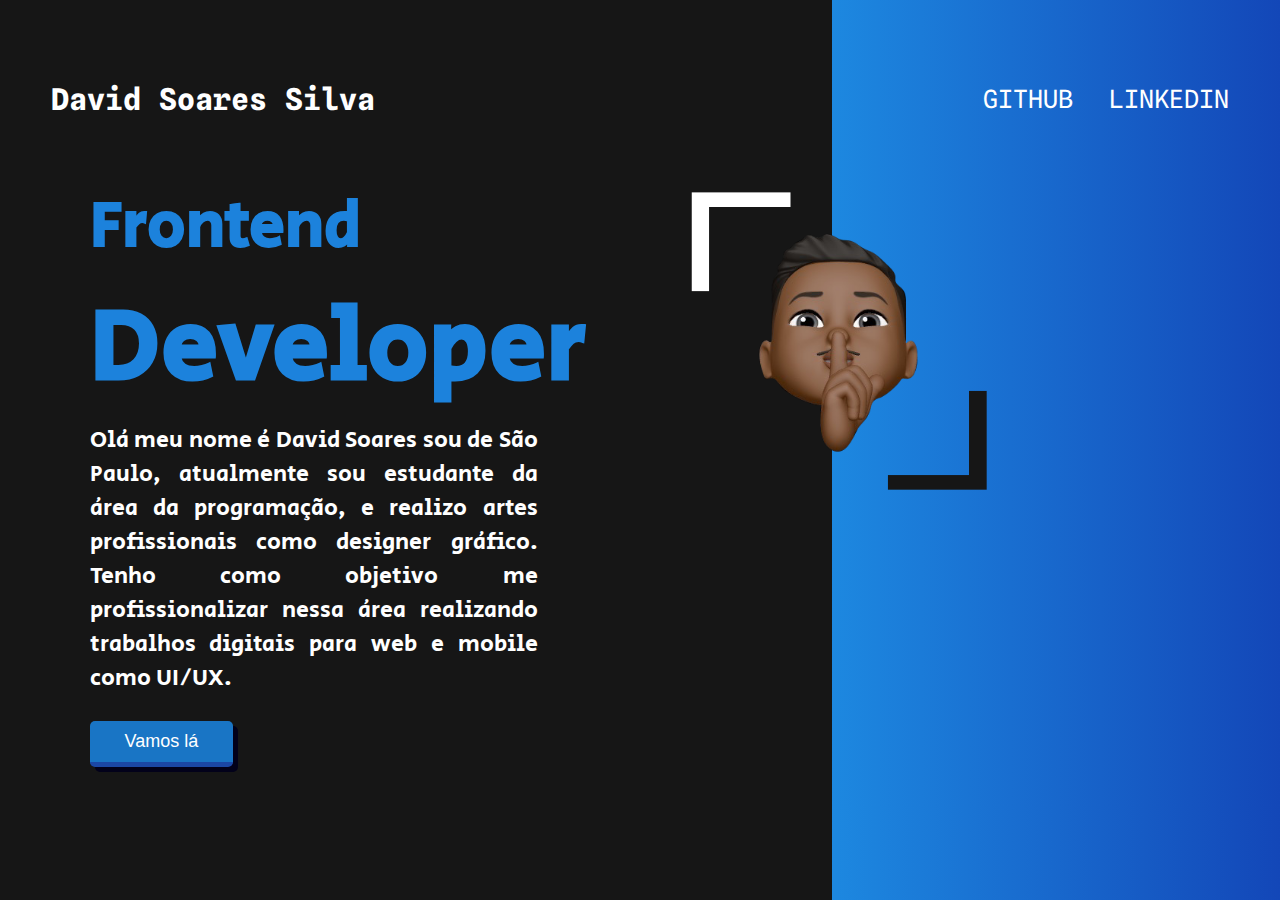
<file: index.html>
<!DOCTYPE html>
<html lang="pt-BR">
<head>
    <meta charset="UTF-8">
    <meta http-equiv="X-UA-Compatible" content="IE=edge">
    <meta name="viewport" content="width=device-width, initial-scale=1.0">
    <title>Portifolio - David Soares Silva</title>
    <link rel="stylesheet" href="style.css">
    <style>
        @import url('https://fonts.googleapis.com/css2?family=Hammersmith+One&family=Inter:wght@700&family=Raleway:wght@300&family=Roboto+Mono:wght@400;500&family=Secular+One&family=Spline+Sans+Mono:wght@600&display=swap');
    </style>
</head>
<body>
    <header>
        
        <div class="nav">
            <h1>David Soares Silva</h1>
            <ul>
                <a href="https://github.com/daviDsoareSS" target="_blank"><li>GITHUB</li></a>
                <a href="https://www.linkedin.com/in/david-soares-silva-014891229/" target="_blank"><li>LINKEDIN</li></a>
            </ul>
        </div>
        <img src="img/logo.png" alt="" id="emoji">
        <div class="main" >
            <div class="title">
                <h2 id="frontText">Frontend</h2>
                <h2>Developer</h2>
            </div>
            <p class="apresentation">Olá meu nome é David Soares sou de São Paulo, atualmente sou estudante da área da programação, e realizo artes profissionais como designer gráfico. Tenho como objetivo me profissionalizar nessa área realizando trabalhos digitais para web e mobile como UI/UX.</p>
        <a href="aboutMe.html" target="_self"><button id="nextPage" > Vamos lá</button></a>
    </div>
</header>

    <script src="JS.js"></script>
</body>
</html>
</file>
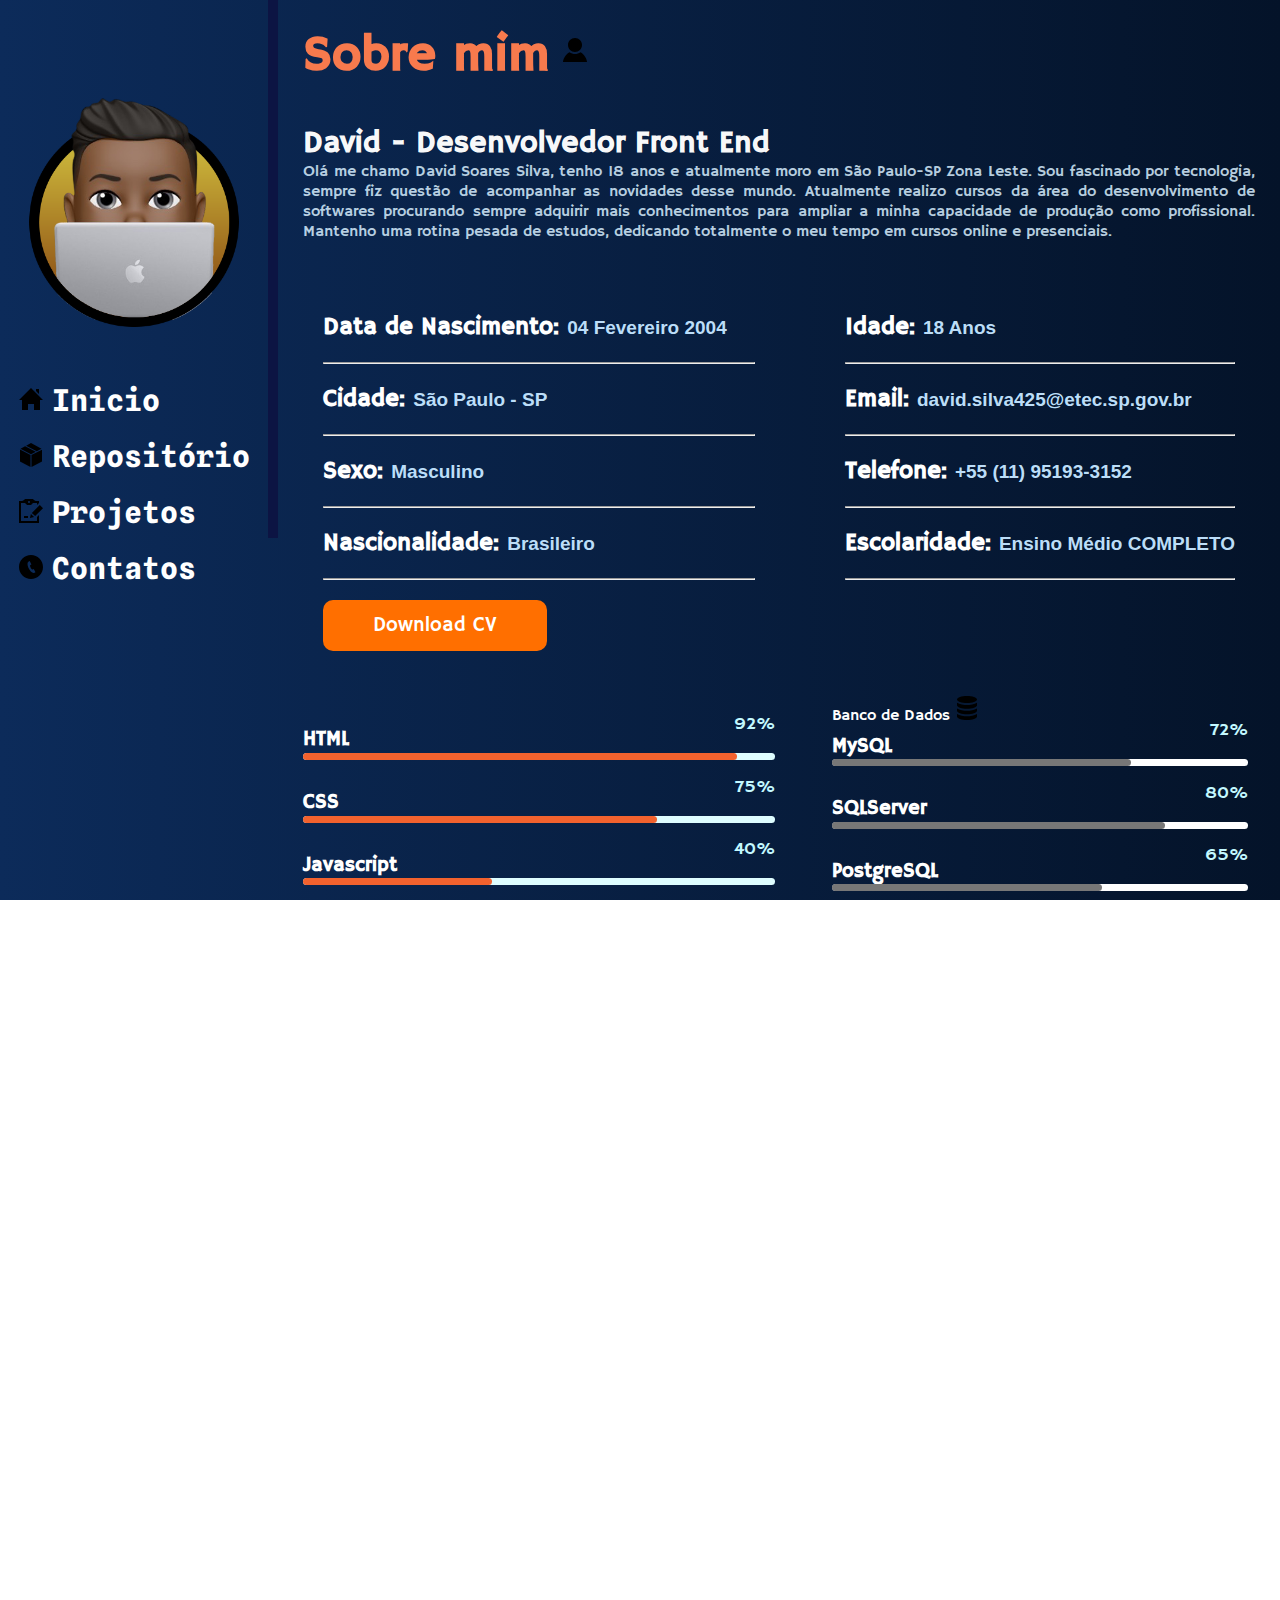
<file: aboutMe.html>
<!DOCTYPE html>
<html lang="en">
<head>
    <meta charset="UTF-8">
    <meta http-equiv="X-UA-Compatible" content="IE=edge">
    <meta name="viewport" content="width=device-width, initial-scale=1.0">
    <title>Sobre Mim - David Soares Silva</title>
    <link rel="stylesheet" href="styleAboutMe.css">
    <link rel="stylesheet" href="https://cdnjs.cloudflare.com/ajax/libs/font-awesome/4.7.0/css/font-awesome.min.css" />
    <style>
        @import url('https://fonts.googleapis.com/css2?family=Hammersmith+One&family=Inter:wght@700&family=Raleway:wght@300&family=Roboto+Mono:wght@400;500&family=Secular+One&family=Spline+Sans+Mono:wght@600&display=swap');
    </style>
</head>

<body>
    <div class="container">
    <nav>
            <h1>Sobre mim  <svg xmlns="http://www.w3.org/2000/svg" width="24" height="24" viewBox="0 0 24 24"><path d="M19 7.001c0 3.865-3.134 7-7 7s-7-3.135-7-7c0-3.867 3.134-7.001 7-7.001s7 3.134 7 7.001zm-1.598 7.18c-1.506 1.137-3.374 1.82-5.402 1.82-2.03 0-3.899-.685-5.407-1.822-4.072 1.793-6.593 7.376-6.593 9.821h24c0-2.423-2.6-8.006-6.598-9.819z"/></svg> </h1>   
            <h2>David - Desenvolvedor Front End</Em></h2>
            <p>Olá me chamo David Soares Silva, tenho 18 anos e atualmente moro em São Paulo-SP Zona Leste. Sou fascinado por tecnologia, sempre fiz questão de acompanhar as novidades desse mundo. Atualmente realizo cursos da área do desenvolvimento de softwares procurando sempre adquirir mais conhecimentos para ampliar a minha capacidade de produção como profissional. Mantenho uma rotina pesada de estudos, dedicando totalmente o meu tempo em cursos online e presenciais.</p>
        </nav>
    
        <div class="grid1">
            <div class="text">
            <h2>Data de Nascimento: <label>04 Fevereiro 2004</label></h2>
            <hr>
            <h2>Cidade: <label>São Paulo - SP</label></h2>
            <hr>
            <h2>Sexo: <label>Masculino</label></h2>
            <hr>
            <h2>Nascionalidade: <label>Brasileiro</label></h2>
            <hr>
            <a href="CV/Curriculo- David Soares Silva.pdf" target="_blank"><button id="btnCV">Download CV</button></a>
        </div>
        </div>
        <div class="grid2">
            <div class="text">
                <h2>Idade: <label>18 Anos</label></h2>
                <hr>
                <h2>Email: <label>david.silva425@etec.sp.gov.br</label></h2>
                <hr>
                <h2>Telefone: <label>+55 (11) 95193-3152</label></h2>
                <hr>
                <h2>Escolaridade: <label>Ensino Médio COMPLETO</label></h2>
                <hr>
            </div>
        </div>
        <div class="grid3">
            
            <div class="skill-item">
                <h5>HTML</h5>
                <div class="progress">
                    <div class="progress-in" style="width: 92%;"></div>
                    <div class="skill-percent">92%</div>   
                </div>
                <h5>CSS</h5>
                <div class="progress">
                    <div class="progress-in" style="width: 75%;"></div>
                    <div class="skill-percent">75%</div>   
                </div>
                <h5>Javascript</h5>
                <div class="progress">
                    <div class="progress-in" style="width: 40%;"></div>
                    <div class="skill-percent">40%</div>   
                </div>
                <h5>PHP</h5>
                <div class="progress">
                    <div class="progress-in" style="width: 45%;"></div>
                    <div class="skill-percent">45%</div>   
                </div>
    
            </div>
          
        </div>
    
   
        <div class="sidebar">
            <div class="sidebarContainer">
            <img src="img/computer.png" alt="EmojiComputer"><a href="index.html"><h3> 
                <svg xmlns="http://www.w3.org/2000/svg" width="24" height="24" viewBox="0 0 24 24"><path d="M21 13v10h-6v-6h-6v6h-6v-10h-3l12-12 12 12h-3zm-1-5.907v-5.093h-3v2.093l3 3z"/></svg>Inicio</h3></a>
            <a href="https://github.com/daviDsoareSS" target="_blank"><h3>
                <svg width="24" height="24" xmlns="http://www.w3.org/2000/svg" fill-rule="evenodd" clip-rule="evenodd"><path d="M11.499 12.03v11.971l-10.5-5.603v-11.835l10.5 5.467zm11.501 6.368l-10.501 5.602v-11.968l10.501-5.404v11.77zm-16.889-15.186l10.609 5.524-4.719 2.428-10.473-5.453 4.583-2.499zm16.362 2.563l-4.664 2.4-10.641-5.54 4.831-2.635 10.474 5.775z"/></svg>Repositório</h3></a>
    
            <a href="#projects"><h3>
                <svg xmlns="http://www.w3.org/2000/svg" width="24" height="24" viewBox="0 0 24 24"><path d="M9 19h-4v-2h4v2zm2.946-4.036l3.107 3.105-4.112.931 1.005-4.036zm12.054-5.839l-7.898 7.996-3.202-3.202 7.898-7.995 3.202 3.201zm-6 8.92v3.955h-16v-18h4l2.102 2h3.898l2-2h4v1.911l2-2.024v-1.887h-3c-1.229 0-2.18-1.084-3-2h-8c-.82.916-1.771 2-3 2h-3v22h20v-7.98l-2 2.025zm-8-16.045c.552 0 1 .448 1 1s-.448 1-1 1-1-.448-1-1 .448-1 1-1z"/></svg>Projetos</h3></a>

            <a href="#contatos"><h3>
                <svg xmlns="http://www.w3.org/2000/svg" width="24" height="24" viewBox="0 0 24 24"><path d="M12 0c-6.627 0-12 5.373-12 12s5.373 12 12 12 12-5.373 12-12-5.373-12-12-12zm3.445 17.827c-3.684 1.684-9.401-9.43-5.8-11.308l1.053-.519 1.746 3.409-1.042.513c-1.095.587 1.185 5.04 2.305 4.497l1.032-.505 1.76 3.397-1.054.516z"/></svg>Contatos</h3></a>
        </div>
        </div>
        <div class="content1">Banco de Dados
            <svg xmlns="http://www.w3.org/2000/svg" width="24" height="24" viewBox="0 0 24 24"><path d="M22 18.055v2.458c0 1.925-4.655 3.487-10 3.487-5.344 0-10-1.562-10-3.487v-2.458c2.418 1.738 7.005 2.256 10 2.256 3.006 0 7.588-.523 10-2.256zm-10-3.409c-3.006 0-7.588-.523-10-2.256v2.434c0 1.926 4.656 3.487 10 3.487 5.345 0 10-1.562 10-3.487v-2.434c-2.418 1.738-7.005 2.256-10 2.256zm0-14.646c-5.344 0-10 1.562-10 3.488s4.656 3.487 10 3.487c5.345 0 10-1.562 10-3.487 0-1.926-4.655-3.488-10-3.488zm0 8.975c-3.006 0-7.588-.523-10-2.256v2.44c0 1.926 4.656 3.487 10 3.487 5.345 0 10-1.562 10-3.487v-2.44c-2.418 1.738-7.005 2.256-10 2.256z"/></svg>
            <div class="skill-item">
                <h5>MySQL</h5>
                <div class="progress">
                    <div class="progress-in" style="width: 72%;"></div>
                    <div class="skill-percent">72%</div>   
            </div>
        </div>
                <div class="skill-item">
                    <h5>SQLServer</h5>
                    <div class="progress">
                        <div class="progress-in" style="width: 80%;"></div>
                        <div class="skill-percent">80%</div>   
            </div>    
            </div>
            <div class="skill-item">
                <h5>PostgreSQL</h5>
                <div class="progress">
                    <div class="progress-in" style="width: 65%;"></div>
                    <div class="skill-percent">65%</div>   
            </div>    
        </div>
        </div>
        
        <div class="content2">Ferramentas e Softwares de desenvolvimento gráfico
            <svg xmlns="http://www.w3.org/2000/svg" width="24" height="24" viewBox="0 0 24 24"><path d="M4.342 12.166l-4.342-4.343 1.358-1.358s1.092.735 1.982-.156c.969-.969.68-2.413 2.828-4.03 1.276-.961 2.769-1.279 4.187-1.279 2.793 0 5.3 1.234 5.3 1.234-4.531.453-6.236 2.25-4.363 4.123l1.096 1.095-3.535 3.535-1.072-1.071c-.564-.564-1.417-1.197-2.048-.567-.699.698-.033 1.458-.033 1.458l-1.358 1.359zm8.753-4.007l-3.535 3.535 10.173 10.574c.488.488 1.128.732 1.767.732 1.39 0 2.5-1.128 2.5-2.5 0-.663-.264-1.299-.732-1.768l-10.173-10.573zm-3.441 6.518l-4.634 4.484c-.229.229-.503.407-.79.558l-.58.302-1.025 2.146.833.833 2.101-1.07.301-.58c.151-.286.347-.545.574-.774l4.607-4.457-1.387-1.442zm6.148-6.589l3.914-3.867c.169-.17.443-.168.611 0 .169.17.169.442.001.611l-3.926 3.879.872.907 3.943-3.896c.168-.169.441-.168.611.001.168.168.169.441 0 .609l-3.956 3.909 1.018 1.058 4.236-4.187c.583-.582.874-1.346.874-2.11 0-.768-.293-1.537-.88-2.125-.585-.585-1.35-.877-2.114-.877-.766 0-1.53.293-2.114.877l-4.154 4.105 1.064 1.106z"/></svg>
            <div class="skill-item">
                <h5>Adobe Photoshop</h5>
                <div class="progress">
                    <div class="progress-in" style="width: 82%;" id="ps"></div>
                    <div class="skill-percent">82%</div>   
            </div>
        </div>
                <div class="skill-item">
                    <h5>Adobe XD</h5>
                    <div class="progress">
                        <div class="progress-in" style="width: 85%;" id="xd"></div>
                        <div class="skill-percent">85%</div>   
            </div>    
            </div>
            <div class="skill-item">
                <h5>Gimp</h5>
                <div class="progress">
                    <div class="progress-in" style="width: 70%;"></div>
                    <div class="skill-percent">70%</div>   
            </div>    
        </div>
        <div class="skill-item">
            <h5>Figma</h5>
            <div class="progress">
                <div class="progress-in" style="width: 79%;" id="figma"></div>
                <div class="skill-percent">79%</div>   
        </div>    
    </div>
  
            
        </div>
        <div class="content3">
            <div class="study">
            <h1>Formação 
                
                <svg xmlns="http://www.w3.org/2000/svg" width="24" height="24" viewBox="0 0 24 24"><path d="M20 12.875v5.068c0 2.754-5.789 4.057-9 4.057-3.052 0-9-1.392-9-4.057v-6.294l9 4.863 9-3.637zm-8.083-10.875l-12.917 5.75 12 6.5 11-4.417v7.167h2v-8.25l-12.083-6.75zm13.083 20h-4c.578-1 1-2.5 1-4h2c0 1.516.391 2.859 1 4z"/></svg>
                <hr>
            </h1>
            <h2>Completo</h2>
                <ul>
                    <li>Ensino Médio COMPLETO</li>
                </ul>
            <h2>Em andamento</h2>
                <ul>
                    <li>Curso: Desenvolvimento de Sistemas  - ETEC Zona Leste</li>
                    <li>Curso: Design para Web – Produção e criação  - SENAC Jabaquara</li>
                    <li>Curso: Competech - Lógica de Programação  - USP Leste</li>
            </ul>
        </div>
        
        
    </div>

        <div class="content4">
            <h1 id="projects">
                Projetos<svg xmlns="http://www.w3.org/2000/svg" width="24" height="24" viewBox="0 0 24 24"><path d="M9 19h-4v-2h4v2zm2.946-4.036l3.107 3.105-4.112.931 1.005-4.036zm12.054-5.839l-7.898 7.996-3.202-3.202 7.898-7.995 3.202 3.201zm-6 8.92v3.955h-16v-18h4l2.102 2h3.898l2-2h4v1.911l2-2.024v-1.887h-3c-1.229 0-2.18-1.084-3-2h-8c-.82.916-1.771 2-3 2h-3v22h20v-7.98l-2 2.025zm-8-16.045c.552 0 1 .448 1 1s-.448 1-1 1-1-.448-1-1 .448-1 1-1z"/></svg></h1>
                <hr><hr id="line">
                <div class="projectsContainer">
                    <div class="project1">
                        <div id="lineVertical"></div>
                        <a href="https://davidsoaress.github.io/Instagram-login-page/" target="_blank">
                        <h2>Clone Instagram HTML CSS <svg xmlns="http://www.w3.org/2000/svg" width="24" height="24" viewBox="0 0 24 24"><path d="M6.188 8.719c.439-.439.926-.801 1.444-1.087 2.887-1.591 6.589-.745 8.445 2.069l-2.246 2.245c-.644-1.469-2.243-2.305-3.834-1.949-.599.134-1.168.433-1.633.898l-4.304 4.306c-1.307 1.307-1.307 3.433 0 4.74 1.307 1.307 3.433 1.307 4.74 0l1.327-1.327c1.207.479 2.501.67 3.779.575l-2.929 2.929c-2.511 2.511-6.582 2.511-9.093 0s-2.511-6.582 0-9.093l4.304-4.306zm6.836-6.836l-2.929 2.929c1.277-.096 2.572.096 3.779.574l1.326-1.326c1.307-1.307 3.433-1.307 4.74 0 1.307 1.307 1.307 3.433 0 4.74l-4.305 4.305c-1.311 1.311-3.44 1.3-4.74 0-.303-.303-.564-.68-.727-1.051l-2.246 2.245c.236.358.481.667.796.982.812.812 1.846 1.417 3.036 1.704 1.542.371 3.194.166 4.613-.617.518-.286 1.005-.648 1.444-1.087l4.304-4.305c2.512-2.511 2.512-6.582.001-9.093-2.511-2.51-6.581-2.51-9.092 0z"/></svg></h2></a>
                        <p>Clone do Instagram desenvolvido em HTML e CSS, trazendo o mesmo layout da página de login oficial da rede social.</p>
                    </div>  
                    <div class="project2">
                        <div id="lineVertical"></div>
                        <h2>Cadastro em PHP e MySQL <svg xmlns="http://www.w3.org/2000/svg" width="24" height="24" viewBox="0 0 24 24"><path d="M6.188 8.719c.439-.439.926-.801 1.444-1.087 2.887-1.591 6.589-.745 8.445 2.069l-2.246 2.245c-.644-1.469-2.243-2.305-3.834-1.949-.599.134-1.168.433-1.633.898l-4.304 4.306c-1.307 1.307-1.307 3.433 0 4.74 1.307 1.307 3.433 1.307 4.74 0l1.327-1.327c1.207.479 2.501.67 3.779.575l-2.929 2.929c-2.511 2.511-6.582 2.511-9.093 0s-2.511-6.582 0-9.093l4.304-4.306zm6.836-6.836l-2.929 2.929c1.277-.096 2.572.096 3.779.574l1.326-1.326c1.307-1.307 3.433-1.307 4.74 0 1.307 1.307 1.307 3.433 0 4.74l-4.305 4.305c-1.311 1.311-3.44 1.3-4.74 0-.303-.303-.564-.68-.727-1.051l-2.246 2.245c.236.358.481.667.796.982.812.812 1.846 1.417 3.036 1.704 1.542.371 3.194.166 4.613-.617.518-.286 1.005-.648 1.444-1.087l4.304-4.305c2.512-2.511 2.512-6.582.001-9.093-2.511-2.51-6.581-2.51-9.092 0z"/></svg></h2>
                        <p>Página de cadastro e login desenvolvido em PHP e MySQL, se tratando de uma loja virtual de tênis desenvolvida em HTML, CSS e Javascript.</p>
                    </div>
                    <div class="project3">
                        <div id="lineVertical"></div>
                        <a href="https://davidsoaress.github.io/jogoDaVelha.JS/" target="_blank">
                        <h2>Jogo da Velha em JS <svg xmlns="http://www.w3.org/2000/svg" width="24" height="24" viewBox="0 0 24 24"><path d="M6.188 8.719c.439-.439.926-.801 1.444-1.087 2.887-1.591 6.589-.745 8.445 2.069l-2.246 2.245c-.644-1.469-2.243-2.305-3.834-1.949-.599.134-1.168.433-1.633.898l-4.304 4.306c-1.307 1.307-1.307 3.433 0 4.74 1.307 1.307 3.433 1.307 4.74 0l1.327-1.327c1.207.479 2.501.67 3.779.575l-2.929 2.929c-2.511 2.511-6.582 2.511-9.093 0s-2.511-6.582 0-9.093l4.304-4.306zm6.836-6.836l-2.929 2.929c1.277-.096 2.572.096 3.779.574l1.326-1.326c1.307-1.307 3.433-1.307 4.74 0 1.307 1.307 1.307 3.433 0 4.74l-4.305 4.305c-1.311 1.311-3.44 1.3-4.74 0-.303-.303-.564-.68-.727-1.051l-2.246 2.245c.236.358.481.667.796.982.812.812 1.846 1.417 3.036 1.704 1.542.371 3.194.166 4.613-.617.518-.286 1.005-.648 1.444-1.087l4.304-4.305c2.512-2.511 2.512-6.582.001-9.093-2.511-2.51-6.581-2.51-9.092 0z"/></svg></h2></a>
                        <p>Jogo desenvolvido em Javascript, trazendo o tão conhecido jogo de papel para web, com design minimalista mantendo o objetivo do conteúdo.</p>
                    </div>
                </div>
                
        </div>
    </div>
<footer>
    <div id="contatos" class="footer-content">
        <p>Landing Page desenvolvida por David Soares Silva</p>
        <ul class="socials">
            <li><a href="https://www.instagram.com/david.soaress_/" target="_blank"><svg xmlns="http://www.w3.org/2000/svg" width="16" height="16" fill="currentColor" class="bi bi-instagram" viewBox="0 0 16 16">
                <path d="M8 0C5.829 0 5.556.01 4.703.048 3.85.088 3.269.222 2.76.42a3.917 3.917 0 0 0-1.417.923A3.927 3.927 0 0 0 .42 2.76C.222 3.268.087 3.85.048 4.7.01 5.555 0 5.827 0 8.001c0 2.172.01 2.444.048 3.297.04.852.174 1.433.372 1.942.205.526.478.972.923 1.417.444.445.89.719 1.416.923.51.198 1.09.333 1.942.372C5.555 15.99 5.827 16 8 16s2.444-.01 3.298-.048c.851-.04 1.434-.174 1.943-.372a3.916 3.916 0 0 0 1.416-.923c.445-.445.718-.891.923-1.417.197-.509.332-1.09.372-1.942C15.99 10.445 16 10.173 16 8s-.01-2.445-.048-3.299c-.04-.851-.175-1.433-.372-1.941a3.926 3.926 0 0 0-.923-1.417A3.911 3.911 0 0 0 13.24.42c-.51-.198-1.092-.333-1.943-.372C10.443.01 10.172 0 7.998 0h.003zm-.717 1.442h.718c2.136 0 2.389.007 3.232.046.78.035 1.204.166 1.486.275.373.145.64.319.92.599.28.28.453.546.598.92.11.281.24.705.275 1.485.039.843.047 1.096.047 3.231s-.008 2.389-.047 3.232c-.035.78-.166 1.203-.275 1.485a2.47 2.47 0 0 1-.599.919c-.28.28-.546.453-.92.598-.28.11-.704.24-1.485.276-.843.038-1.096.047-3.232.047s-2.39-.009-3.233-.047c-.78-.036-1.203-.166-1.485-.276a2.478 2.478 0 0 1-.92-.598 2.48 2.48 0 0 1-.6-.92c-.109-.281-.24-.705-.275-1.485-.038-.843-.046-1.096-.046-3.233 0-2.136.008-2.388.046-3.231.036-.78.166-1.204.276-1.486.145-.373.319-.64.599-.92.28-.28.546-.453.92-.598.282-.11.705-.24 1.485-.276.738-.034 1.024-.044 2.515-.045v.002zm4.988 1.328a.96.96 0 1 0 0 1.92.96.96 0 0 0 0-1.92zm-4.27 1.122a4.109 4.109 0 1 0 0 8.217 4.109 4.109 0 0 0 0-8.217zm0 1.441a2.667 2.667 0 1 1 0 5.334 2.667 2.667 0 0 1 0-5.334z"/>
              </svg></a></li>
            <li><a href="https://github.com/daviDsoareSS" target="_blank"><svg xmlns="http://www.w3.org/2000/svg" width="16" height="16" fill="currentColor" class="bi bi-github" viewBox="0 0 16 16">
                <path d="M8 0C3.58 0 0 3.58 0 8c0 3.54 2.29 6.53 5.47 7.59.4.07.55-.17.55-.38 0-.19-.01-.82-.01-1.49-2.01.37-2.53-.49-2.69-.94-.09-.23-.48-.94-.82-1.13-.28-.15-.68-.52-.01-.53.63-.01 1.08.58 1.23.82.72 1.21 1.87.87 2.33.66.07-.52.28-.87.51-1.07-1.78-.2-3.64-.89-3.64-3.95 0-.87.31-1.59.82-2.15-.08-.2-.36-1.02.08-2.12 0 0 .67-.21 2.2.82.64-.18 1.32-.27 2-.27.68 0 1.36.09 2 .27 1.53-1.04 2.2-.82 2.2-.82.44 1.1.16 1.92.08 2.12.51.56.82 1.27.82 2.15 0 3.07-1.87 3.75-3.65 3.95.29.25.54.73.54 1.48 0 1.07-.01 1.93-.01 2.2 0 .21.15.46.55.38A8.012 8.012 0 0 0 16 8c0-4.42-3.58-8-8-8z"/>
              </svg></a></li>
            <li><a href="https://www.linkedin.com/in/david-soares-silva-014891229/" target="_blank"><svg xmlns="http://www.w3.org/2000/svg" width="16" height="16" fill="currentColor" class="bi bi-linkedin" viewBox="0 0 16 16">
                <path d="M0 1.146C0 .513.526 0 1.175 0h13.65C15.474 0 16 .513 16 1.146v13.708c0 .633-.526 1.146-1.175 1.146H1.175C.526 16 0 15.487 0 14.854V1.146zm4.943 12.248V6.169H2.542v7.225h2.401zm-1.2-8.212c.837 0 1.358-.554 1.358-1.248-.015-.709-.52-1.248-1.342-1.248-.822 0-1.359.54-1.359 1.248 0 .694.521 1.248 1.327 1.248h.016zm4.908 8.212V9.359c0-.216.016-.432.08-.586.173-.431.568-.878 1.232-.878.869 0 1.216.662 1.216 1.634v3.865h2.401V9.25c0-2.22-1.184-3.252-2.764-3.252-1.274 0-1.845.7-2.165 1.193v.025h-.016a5.54 5.54 0 0 1 .016-.025V6.169h-2.4c.03.678 0 7.225 0 7.225h2.4z"/>
              </svg></a></li>
            <li>david.silva425@etec.sp.gov.br</li>
            <a href="https://api.whatsapp.com/send?phone=5511951933152" target="_blank"><li>+55 (11) 95193-3152 </li></a>
        </ul>
        <div class="footer-bottom">
            <p>copyright &copy;2022 daviDsoareSS. designed by <span>DavidSoaresSilva</span></p>
        </div>        
    </div>
</div>
</footer>
</div>
</body>
</html>
</file>
<file: style.css>
*{
    box-sizing: border-box;
    margin: 0;
    padding: 0;
}

body{
    font-family: 'Inter', sans-serif;
    font-family: 'Raleway', sans-serif;
    font-family: 'Roboto Mono', monospace;
    font-family: 'Spline Sans Mono', monospace;
    background-color: rgb(22, 22, 22);
    background-image: linear-gradient(to right, rgba(255, 255, 255, 0),
     rgba(0, 0, 0, 0) 65%, rgb(29, 136, 224) 50%,
      rgb(19, 71, 184) 100%, rgba(0, 0, 0, 0) 100%) ;
}
.nav{
    margin: 0;
    padding: 0;
    width: 100%;
    display: flex;
    justify-content: space-between;
    align-items: center;
    padding: 30px 4vw 0vw 0vw;
    position: relative;
    
}
.nav a{
    text-decoration: none;
}
.nav li{
    color: white;
    font-size: 25px;
    display: inline-flex;
    list-style-type: none;
    
    margin-left: 2vw;
}
.nav ul li:hover{
    font-size: 28px;
    transition-delay: .1s;
    border-bottom: 4px solid #063868;
}
#emoji{
    position: relative;
    float: right;
    margin-top: 1vw;
    margin-right: 22vw;
    width: 25vw;

}
.main{
    text-align: justify;
    margin: 3vw;
    margin-top: 1vw;
}
h1{
    font-size:30px;
    margin: 4vw;
    color: white;    
}
#frontText{
    padding: 0;
    font-size: 5vw;
}
h2{
    font-family: 'Secular One', sans-serif;
    margin-left: 4vw;
    font-size: 8vw;
    color: #1c82dc;
}
.apresentation{
    font-family: 'Secular One', sans-serif;
    justify-content: space-evenly;
    font-size: 23px;
    width: 35vw;
    text-align: justify center;
    margin-left: 4vw;
    color: rgb(255, 255, 255);
}
.session{
    background-color: black;
}
#changeColor{
    margin-left: 50vw;
    float: right;
}
#nextPage{
    cursor: pointer;
    animation-name: animation;
    animation-delay: 2s;
    margin-left: 4vw;
    margin-top: 2vw;
    border: none;
    padding: 10px 35px;
    border-radius: 5px;
    font-size: 18px;
    color: white;
    border-bottom: 5px solid rgb(27, 71, 165);
    background-color: #1975c5;
    box-shadow: 5px 5px 0px rgb(2, 1, 26); 
    
}
#nextPage:hover{
    padding: 15px 40px;
    font-weight: bold;
    transform: translate3d(20px,0,0);
    animation-duration: 0s;
    transition: 0.8s;
    color: #063868;
    border-bottom: 5px solid rgb(53, 67, 220);
    background-color: #b5d9f9;
    box-shadow: 5px 5px 0px rgb(19, 12, 225); 
}

@keyframes animation{
    from{
        transform: translate3d(-100px,0,0);
        opacity: 0;
    }
    to{
        transform: translate3d(0px,0px,0px);
        opacity: 1;
    }
}
@keyframes animationEmoji{
    from{
        transform: translate3d(100px,-50px, 0px);
        opacity: 0;
    }
    to{
        transform: translate3d(0px,0px,0px);
        opacity: 1;
    }
}
.main{
    animation-name: animation;
    animation-duration: 0.5s;
}
#emoji, #changeColor{
    animation-name: animationEmoji;
    animation-duration: 1s;
    animation-delay: 0s;
}
@media (max-width: 700px){
    body{
        position: relative;
        background: #161611;
    }
    .nav h1{
        display: none;
    }
    .nav ul{
        z-index: 2;
        width: 100%;
        margin: 0;
        position: fixed;
        padding: 30px;
        background-color: #063868;
    }
    .nav ul li {
        margin-left: 14vw;
        text-align: center;        

    }
    header{
        margin-top: 4;
    }
    header #emoji{
        width: 80%;
        position: absolute;
        left: 10%;
        margin-top: 20vw;
        position: relative;
    }

    .main .title h2,#frontText{
        width: 100vw;
        text-align: justify;
        font-size: 70px
    }
    .main p{
        text-align: justify;
        width: 90%;
        font-size: 30px;
        text-align: ce;
    }
    .main button{
        width: 250px;
        height: 70px;
    }
}
</file>
<file: styleAboutMe.css>
*{
    margin: 0;
    padding: 0;
    box-sizing: border-box;
}
::-webkit-scrollbar{
    border-left: 0.1px solid  rgba(255, 255, 255, 0.463);
    background-color: rgba(255, 255, 255, 0.166);
    width: 15px;
}
::-webkit-scrollbar-thumb{
    border-radius: 10px;
    background-color:rgb(244, 123, 79);
}
:target {
    scroll-margin-top: .8em;
}
html,body{
    height: 100%;
    scroll-behavior: smooth;
    background: linear-gradient(to right , #0c2b5a , #041329);
    color: rgb(255, 255, 255);
    font-family: 'Hammersmith One', sans-serif; 
    overflow-x:hidden;
}
* html .container{
    height: 100%;
}
.container{
    position: relative;
    min-height: 100%;
    display: grid;
    margin-bottom: 5vw;
    grid-template-columns: 0.8fr 1.5fr 1fr 1fr;
    grid-template-rows: 0.1fr 1.2fr 0.9fr 0.8fr;
    grid-template-areas: 
    "sidebar nav nav nav"
    "sidebar grid1 grid2 grid3"
    "sidebar content1 content2 content2"
    "sidebar content3 content3 content3"
    "sidebar content4 content4 content4"
    ;
}

/*ANIMAÇÕES*/
@keyframes slide{
    from{
        transform: translate3d(-50px,0px,0px);
        opacity: 0;
    }
    to{
        transform: translate3d(0,0,0);
        opacity: 1;
    }    
}
@keyframes slideLeft{
    from{
        transform: translate3d(150px,0,0);
        opacity: 0;
    }
    to{
        transform: translate3d(0,0,0);
        opacity: 1;
    }    
}
@keyframes slideTop{
    from{
        transform: translate3d(0px,100px,0);
        opacity: 0;
    }
    to{
        transform: translate3d(0,0,0);
        opacity: 1;
    }    
}

/*TOPO SITE*/
nav{
    animation-name: slide;
    animation-duration: 1s;
    padding: 25px;
    grid-area: nav;
}
nav h1{
    color: rgb(247, 122, 77);
    margin-bottom: 3vw;
    font-size: 50px;
    display: flex;
    position: relative;
    
}
nav h2{
    font-size: 30px;
    color: rgba(255, 255, 255, 0.983);

}
nav p{
    text-align: justify;
    color: rgba(216, 239, 255, 0.843);

}
nav svg{
    font-size: 30px;
    margin: 1vw;
    
}


/*GRID-1*/
.grid1{
    grid-area: grid1;
    padding: 25px;
}
.text{
    animation-name: slide;
    animation-duration: 1s;
    font-family: 'Hammersmith One', sans-serif;
    white-space: nowrap;
    margin: 20px;
}
label{
    font-family: 'Segoe UI', Tahoma, Geneva, Verdana, sans-serif;
    font-size: 19px;
    color: rgba(194, 228, 255, 0.984);
}
#btnCV{
    font-family: 'Hammersmith One', sans-serif;
    font-size: 20px;
    border-radius: 10px;
    padding: 1vw 50px;
    background-color: rgb(255, 111, 0);
    color: white;
    border-style: none;
    cursor: pointer;
}
#btnCV:hover{
    background-color: rgb(249, 98, 43);
}


/*GRID-2*/
.grid2{
    padding: 25px;
    grid-area: grid2;
}


/*COMPETÊNCIAS*/
.grid3{
    animation-name: slideLeft;
    animation-duration: 1s;
    padding: 25px;
    grid-area: grid3;
}
.grid3 .skill-item{
    margin-top: 0.5vw;
    flex: 0 0 100%;
    max-width: 100%;
}
.grid3 .skill-item h5{
    line-height: 2vw;
    font-weight: 600;
    font-size: 20px;
    color: rgb(255, 255, 255);
    text-transform: capitalize;
}
.grid3 .skill-item .progress{
    margin-bottom: 30px;
    background-color: rgb(222, 253, 255);
    height: 7px;
    border-radius: 4px;
    position: relative;
    width: 100%;
}
.grid3 .skill-item .skill-percent{

    position: absolute;
    right: 0;
    color: rgb(195, 248, 255);
    top: -40px;
    font-weight: 400;
    font-size: 18px;

}
.grid3 .skill-item .progress .progress-in{
    position: absolute;
    left: 0;
    top: 0;
    height: 100%;
    border-radius: 4px;
    background-color: rgb(242, 98, 46);
    
}


/*SIDEBAR -lado esquerdo*/
.sidebar{
    font-family: 'Spline Sans Mono', monospace;
    border-right: 10px solid rgba(14, 9, 59, 0.583);
    padding: 20px 0;
    grid-area: sidebar;
    position: relative;
    text-align: justify;
    height: 42vw;
}
.sidebar svg{
    margin: 0 0.7vw
}

.sidebarContainer img{    
    display: block;
    margin: 0 auto;
    width: 250px;
    height: 250px;
    margin-bottom: 3vw;
}
.sidebarContainer{
    margin-top: 5vw;
}

.sidebarContainer h3{
    color: white;
    padding: 10px ;
    font-size: 30px;
}
.sidebarContainer a{
    text-decoration: none;
}
.sidebarContainer h3:hover{
    transform: translate3d(0,10px,10px);
    transition: 0.3s;
    padding: 30px 20px;
    background-color: rgba(14, 9, 59, 0.583);
    color: rgb(244, 123, 79);
}

/*BANCO DE DADOS*/
.content1{
    animation-name: slideTop;
    animation-duration: 2s;
    
    padding: 0 2.5vw;
    grid-area: content1;
}
.content1 .skill-item{
    margin-top: 0.6vw;
    flex:  100%;
    width: 100%;
    max-width: 100%;
}
.content1 .skill-item h5{
    line-height: 2vw;
    font-weight: 600;
    font-size: 20px;
    color: rgb(255, 255, 255);
    text-transform: capitalize;
}
.content1 .skill-item .progress{
    margin-bottom: 30px;
    background-color: rgb(255, 255, 255);
    height: 7px;
    border-radius: 4px;
    position: relative;
    width: 100%;
}
.content1 .skill-item .skill-percent{
    position: absolute;
    right: 0;
    color: rgb(195, 248, 255);
    top: -40px;
    font-weight: 400;
    font-size: 18px;
}
.content1 .skill-item .progress .progress-in{
    position: absolute;
    left: 0;
    top: 0;
    height: 100%;
    border-radius: 4px;
    background-color: rgba(66, 65, 65, 0.716);
}


/*FERRAMENTAS DESIGN GRÁFICO*/
.content2{
    animation-name: slideTop;
    animation-duration: 2s;
    padding: 0 2.5vw;
    grid-area: content2;
}
.content2 .skill-item{
    margin-top: 0.5vw;
    flex:  100%;
    width: 100%;
}
.content2 .skill-item h5{
    line-height: 2vw;
    font-weight: 600;
    font-size: 20px;
    color: rgb(255, 255, 255);
    text-transform: capitalize;
}
.content2 .skill-item .progress{
    margin-bottom: 20px;
    background-color: rgb(255, 255, 255);
    height: 7px;
    border-radius: 4px;
    position: relative;
    width: 100%;
}
.content2 .skill-item .skill-percent{
    position: absolute;
    right: 0;
    color: rgb(195, 248, 255);
    top: -40px;
    font-weight: 400;
    font-size: 18px;
}
.content2 .skill-item .progress .progress-in{
    position: absolute;
    left: 0;
    top: 0;
    height: 100%;
    border-radius: 4px;
    background-color: #f9be83;
}
.content2 .skill-item .progress #ps{
    position: absolute;
    left: 0;
    top: 0;
    height: 100%;
    border-radius: 4px;
    background-color: #83c0f9;
    
}
.content2 .skill-item .progress #xd{
    position: absolute;
    left: 0;
    top: 0;
    height: 100%;
    border-radius: 4px;
    background-color: #9e3cf3;
}
.content2 .skill-item .progress #figma{
    position: absolute;
    left: 0;
    top: 0;
    height: 100%;
    border-radius: 4px;
    background-color: #8afba1;
}

/*FORMAÇÃO ACADÊMICA*/
.content3{
    border-radius: 5px;
    color: #0c2b5a;
    padding: 30px 10px 30px;
    background: white;
    grid-area: content3;
    animation-name: slideTop;
    animation-duration: 1.9s;
    margin: 2vw 2vw;
}
.content3 h1{
    color: orange;
}
.study{
    padding: 0 35px;
}


/*PROJETOS*/
.content4{
    grid-area: content4;
    padding: 25px;
}
.content4 h1{
    color: rgb(247, 122, 77);
    font-size: 50px;
    display: flex;
    position: relative;
    
}
.content4 hr{
    margin: 4px;
    margin-left: 0;
    width: 15%;
    height: 1px;
    border: 1px solid rgb(247, 122, 77);
}
.content4 #line{
    width: 20%;
    margin: 5px 1vw 2vw;
}
.content4 svg{
    font-size: 30px;
    margin: 1vw;
    
}
.content4 .projectsContainer{
    color: #041329;
    display: grid;
    grid-template-areas: 
    "project1 project2 project3";
    grid-gap: 2vw;
    height: 8vw;
    border-radius: 5px;
    margin: 1vw 1vw 5vw;

}
.content4 .projectsContainer p{
    margin-left: 1vw;
    margin-top: 10px;
}
.content4 .projectsContainer a{
    text-decoration: none;
}
.content4 .projectsContainer svg{
    margin: 0 auto;
}
.content4 .projectsContainer #lineVertical{
    margin-top: 2.3vw;
    height: 5vw;
    border-right: 3px solid orange;
    float: left;
}

.content4 .projectsContainer .project1{
    padding: 1.5vw;
    border-radius: 5px;
    background-color: white;
    grid-area: project1;
}
.content4 .projectsContainer .project2{
    padding: 1.5vw;
    border-radius: 5px;
    background-color: white;
    grid-area: project2;
}
.content4 .projectsContainer .project3{
    padding: 1.5vw;
    border-radius: 5px;
    background-color: white;
    grid-area: project3;
}
.content4 h1{
    color: rgb(247, 122, 77);
}
.content4 h2{
    font-size: 20px;
    cursor: pointer;
    text-align: center;
    color: #0c2b5a;
}
.content4 h2:hover{
    color: #f39f4c;
}
hr{
    margin: 20px 0;
}


/*FOOTER*/
footer{
    position: relative;
    bottom: 0;
    left: 0;
    background: #041329;
    border-top: 8px solid rgb(255, 134, 36);
    width: 100%;
    height: 280px;
    font-family: "Open Sans";
    color: #fff;
}
.footer-content{
    margin: 2vw;
    position: relative;
    border-bottom: 10px solid black 100%;
    bottom: 0;
    display: flex;
    align-items: center;
    justify-content: center;
    flex-direction: column;
    text-align: center;
}
.footer-content h3{
    font-size: 1.8rem;
    font-weight: 400;
    text-transform: capitalize;
    line-height: 3rem;
}
.footer-content p{
    max-width: 500px;
    margin: 10px auto;
    line-height: 28px;
    font-size: 14px;
}
.socials{
    list-style: none;
    display: flex;
    align-items: center;
    justify-content: center;
    margin: 1rem 0 3rem 0;
}
.socials li{
    margin: 0 10px;
}
.socials a{
    text-decoration: none;
    color: #fff;
}
.socials a i{
    font-size: 1.1rem;
    transition: color .4s ease;

}
footer svg:hover{
    color: orange;
}
footer a:hover{
    color: orange;
}
.socials a:hover i{
    color: orange;
}

.footer-bottom{
    background: rgb(0, 0, 0);
    width: 100vw;
    height: 7vw;
    padding: 20px 0;
    text-align: center;
}
.footer-bottom p{
    font-size: 14px;
    word-spacing: 2px;
    text-transform: capitalize;
}
.footer-bottom span{
    text-transform: uppercase;
    opacity: .4;
    font-weight: bolder;
}
@media (max-width: 1440px){
    .container{
        position: relative;
        min-height: 100%;
        display: grid;
        margin-bottom: 5vw;
        grid-template-columns: 0.8fr 1.5fr 1fr;
        grid-template-rows: 0.1fr 1.2fr 0.9fr;
        grid-template-areas: 
        "sidebar nav nav "
        "sidebar grid1 grid2"
        "sidebar grid3 content1"
        "sidebar content2 content3"
        "sidebar content4 content4"
        ;
    }
}
@media (max-width: 1220px){
    nav{
        width: 90%;
    }
    .sidebar{
        display: none;
    }
    .grid3 h5{
        padding: 20px;
    }
    .content1{
        margin-top: 1vw;
        margin-bottom: 10vw;
    }
    .content1 h5{
        padding: 20px;
    }
    .content2 h5{
        padding: 20px;
    }
    .container{
        position: relative;
        min-height: 100%;
        display: grid;
        margin-bottom: 5vw;
        grid-template-columns: 0.8fr 0.1fr;
        grid-template-rows: 0.1fr 0.8fr;
        grid-template-areas: 
        "sidebar nav nav"
        "sidebar nav  nav"
        "grid2 grid2 grid3"
        "sidebar grid3 grid3"
        "sidebar content1 content1"
        "sidebar content2 content2"
        "sidebar content3 content3 "
        "sidebar content4 content4 "
        ;
    }
}
@media (max-width: 937px){
    nav{
        width: 90%;
    }
    .sidebar{
        display: none;
    }
    
    .container{
        position: relative;
        padding-bottom: 10vw;
        min-height: 100%;
        display: grid;
        margin-bottom: 5vw;
        grid-template-columns: 0.8fr 1.5fr;
        grid-template-rows: 0.1fr 1.2fr;
        grid-template-areas: 
        "nav nav"
        "grid1 grid1"
        "grid2 grid2"
        "grid3 grid3"
        "content1 content1"
        "content2 content2"
        "content3 content3 "
        "content4 content4 "
        ;
    }
    
}
@media (max-width: 780px){
    nav{
        width: 90%;
    }
    .sidebar{
        display: none;
    }
    .content4 .projectsContainer{
        display: block;
    }
    .content4 .projectsContainer .project2{
        margin-top: 2vw;
        margin-bottom: 2vw;
    }
    .content4 .projectsContainer #lineVertical{
        margin-top: 0px;
        height: 14vw;
        border-right: 3px solid orange;
        float: left;
    }
    .content4 .projectsContainer .project1{
        padding: 40px;
    }
    .content4 .projectsContainer .project2{
        padding: 40px;
    }
    .content4 .projectsContainer .project3{
        padding: 40px;
    }
    #btnCV{
        padding: 20px 50px;
    }
    .content4 .projectsContainer p{
        font-size: 20px;
        text-align: center;
    }
    footer{
        margin-top: 20vw;
        position: relative;
        bottom: 0;
        left: 0;
        background: #041329;
        border-top: 8px solid rgb(255, 134, 36);
        width: 100%;
        height: 550px;
        font-family: "Open Sans";
        color: #fff;
    }
    .footer-content{
        margin: 0;
        
        position: relative;
        width: 100%;
        border-bottom: 400px solid black ;
        align-items: center;
        justify-content: center;
        flex-direction: column;
        text-align: center;
    }
    .container{
        position: relative;
        padding-bottom: 10vw;
        min-height: 100%;
        display: grid;
        grid-template-areas: 
        "nav nav"
        "grid1 grid1"
        "grid2 grid2"
        "grid3 grid3"
        "content1 content1"
        "content2 content2"
        "content3 content3 "
        "content4 content4 "
        ;
    }
}
@media (max-width: 550px){
    nav svg{
        display: none;
    }
    nav h1{
        text-align: center;
    }
    label{
        display: block;
    }
    nav h2{
        font-size: larger;
        white-space: nowrap;
    }
    nav p{
        font-weight: ;
        text-align: center;
        font-size: 19px;
    }
    .content4 .projectsContainer #lineVertical{
        margin-top: 0px;
        height: 28vw;
        border-right: 3px solid orange;
        float: left;
    }
    
    footer{
        margin-top: 40vw;
        height: 50vw;
        position: relative;
        bottom: 0;
        left: 0;
        background: #041329;
        border-top: 8px solid rgb(255, 134, 36);
        width: 100%;
        height: 550px;
        font-family: "Open Sans";
        color: #fff;
    }
    .footer-content{
        margin: 0;
        position: relative;
        width: 100%;
        border-bottom: 100px solid black ;
        align-items: center;
        justify-content: center;
        flex-direction: column;
        text-align: center;
    }
    .socials li{
        margin: 5vw;
    }
    .socials{

        display: block;
     }
    .socials svg{
        width: 40px;
        height: 40px;
    }
   
}
</file>
